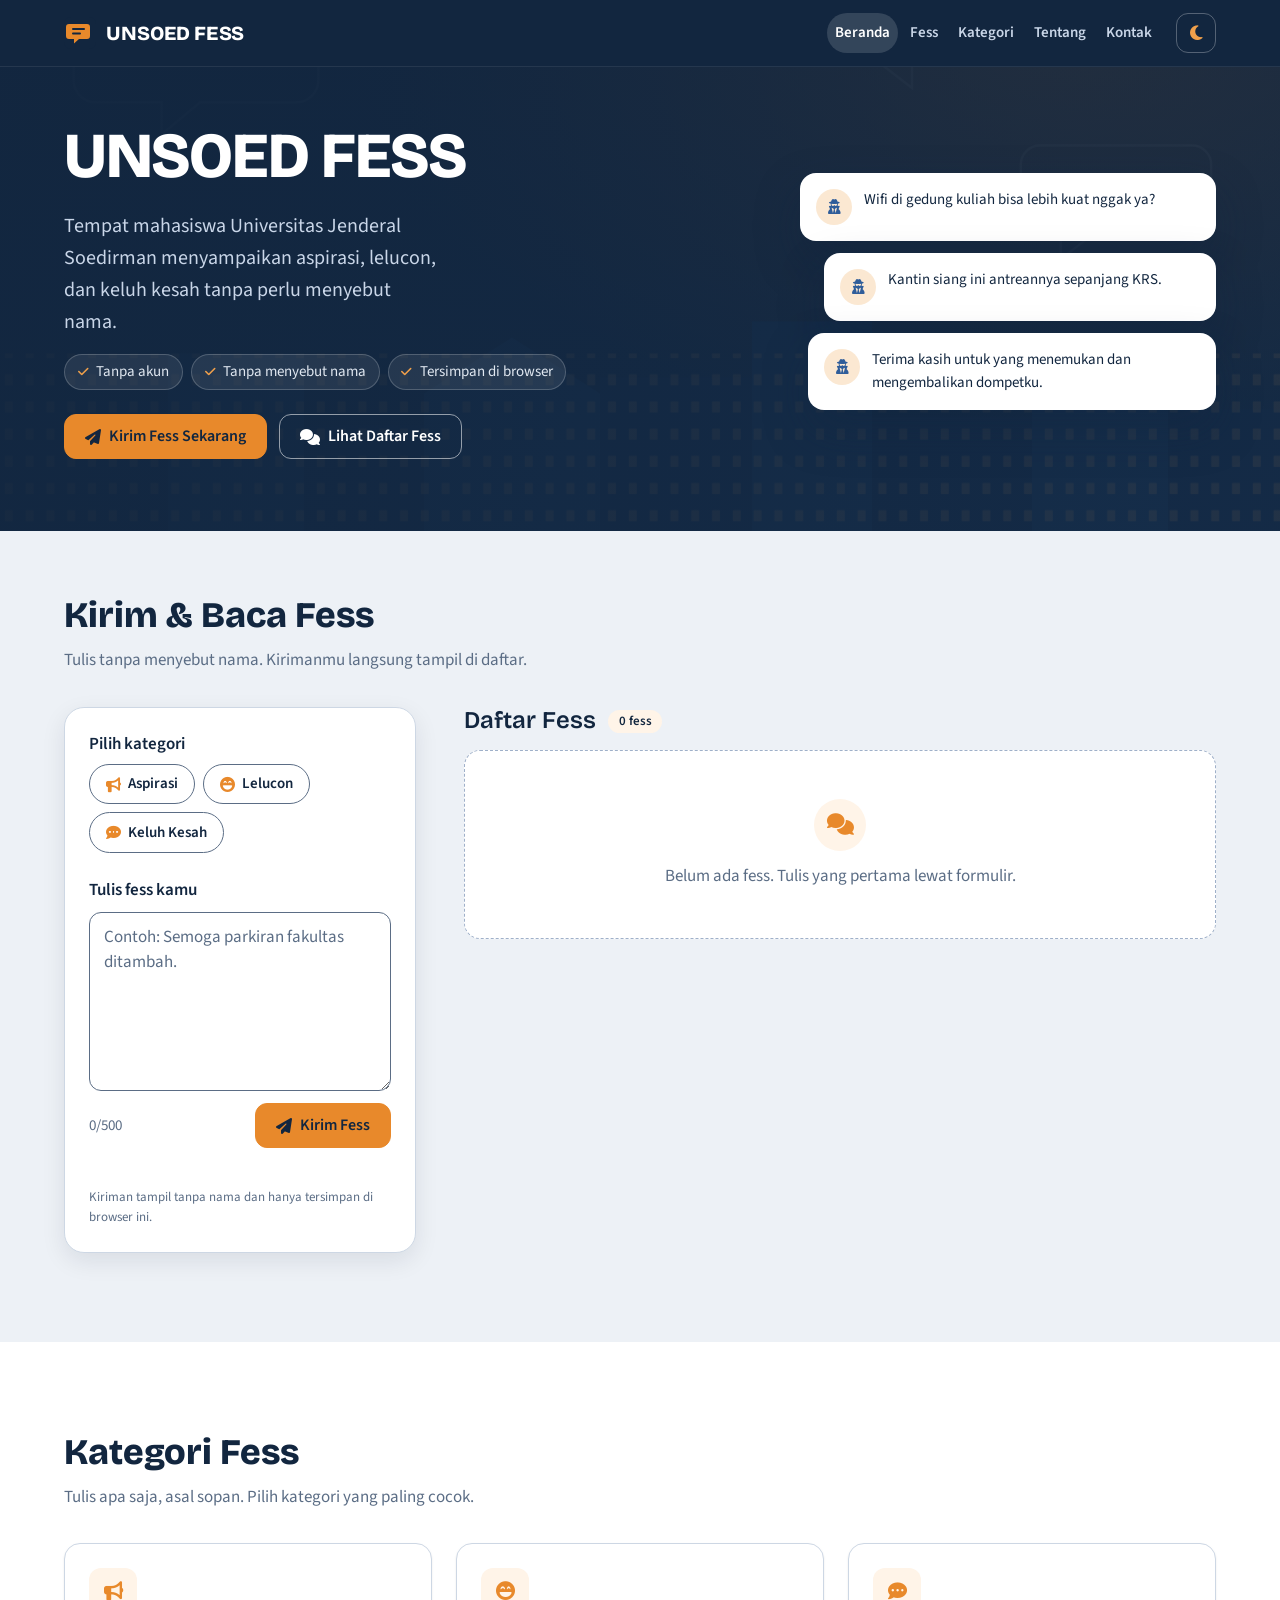
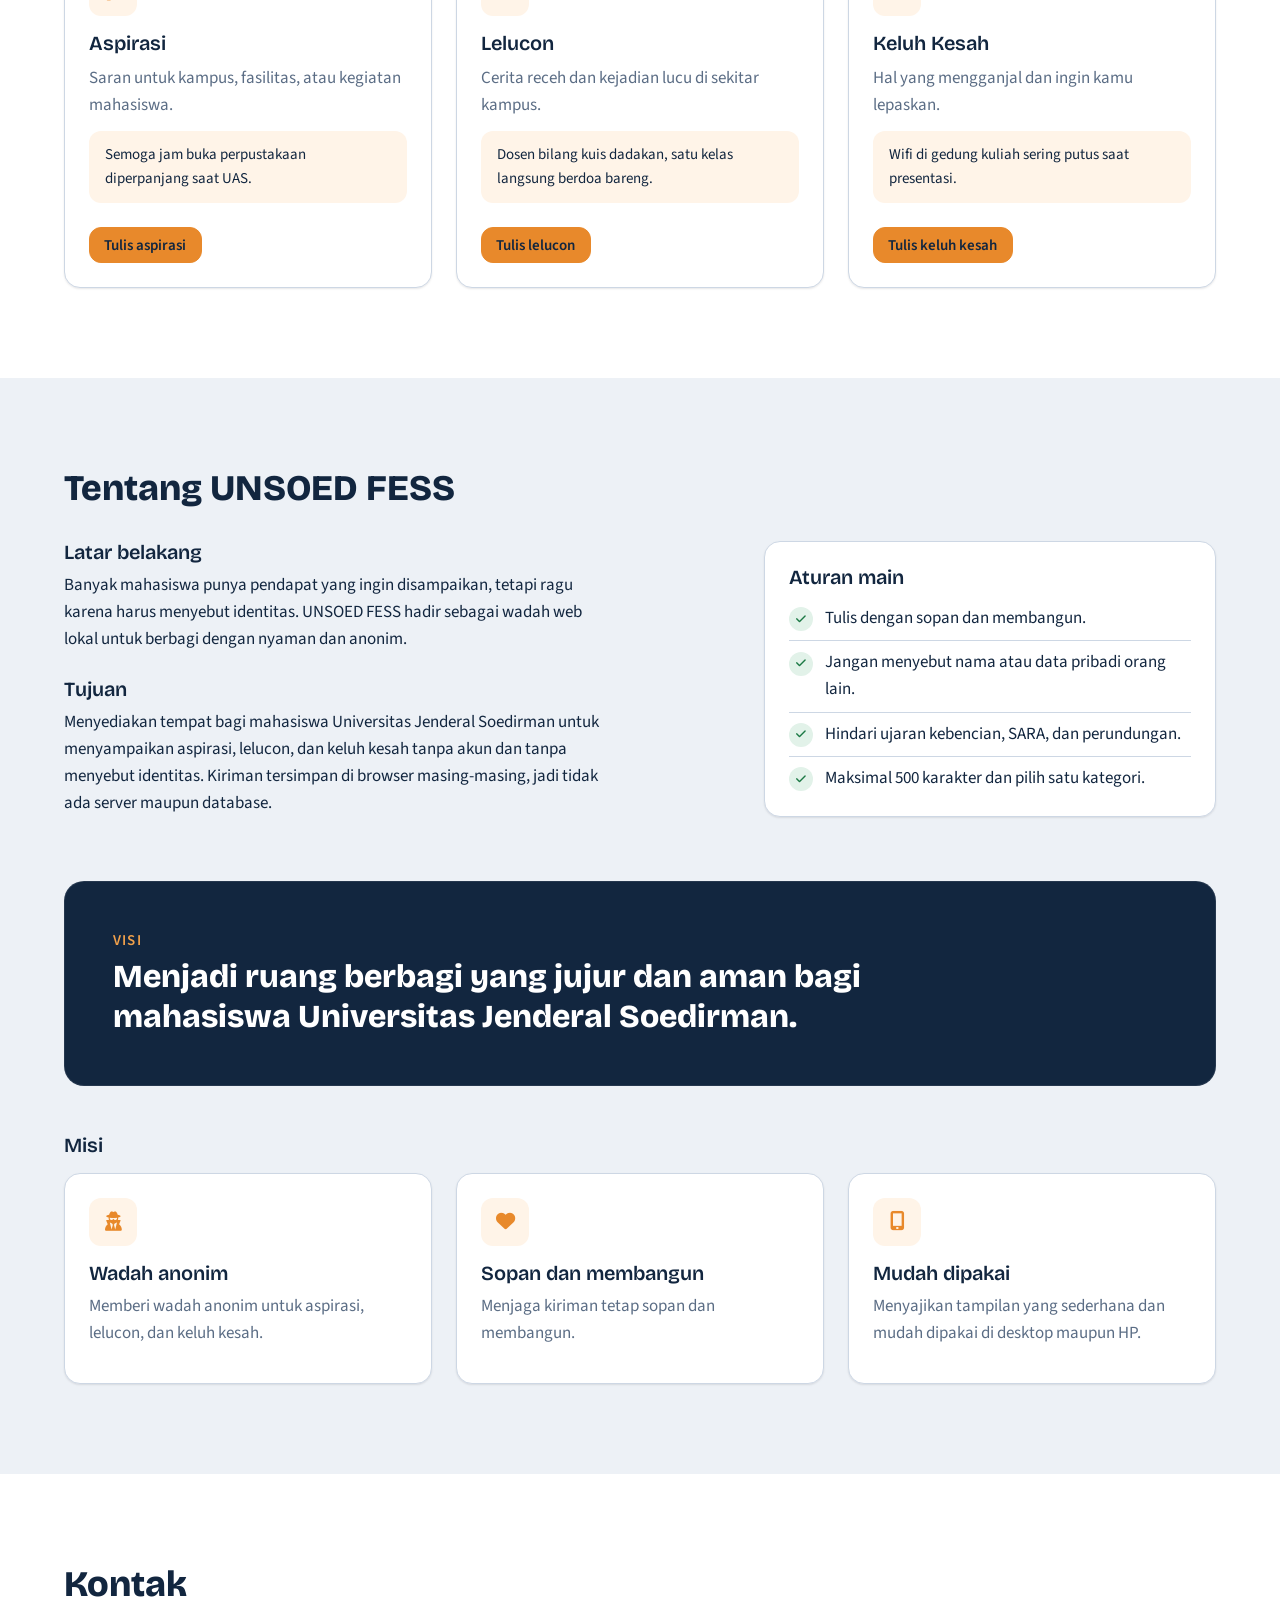
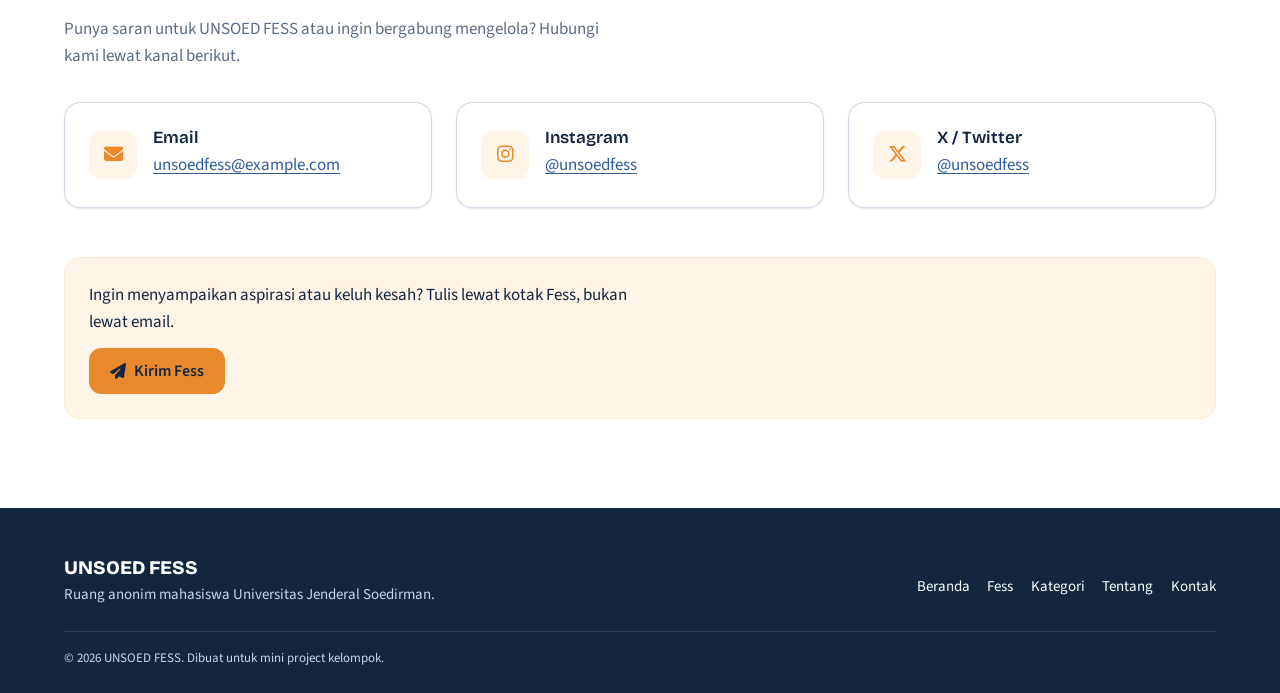
<file: index.html>
<!DOCTYPE html>
<html lang="id">
<head>
<meta charset="UTF-8">
<meta name="viewport" content="width=device-width, initial-scale=1">
<meta name="description" content="UNSOED FESS: tempat mahasiswa Universitas Jenderal Soedirman menyampaikan aspirasi, lelucon, dan keluh kesah secara anonim.">
<meta name="theme-color" content="#12263F">
<title>UNSOED FESS</title>
<link rel="icon" type="image/svg+xml" href="images/favicon.svg">
<!-- tema gelap/terang: dimuat di <head> agar tema tersimpan terpasang sebelum halaman digambar -->
<script src="js/theme.js"></script>
<link rel="preconnect" href="https://fonts.googleapis.com">
<link rel="preconnect" href="https://fonts.gstatic.com" crossorigin>
<link href="https://fonts.googleapis.com/css2?family=Bricolage+Grotesque:wght@600;800&family=Source+Sans+3:wght@400;600&display=swap" rel="stylesheet">
<link rel="stylesheet" href="css/bootstrap.min.css">
<link rel="stylesheet" href="css/font-awesome.min.css">
<link rel="stylesheet" href="css/aos.css">
<link rel="stylesheet" href="css/style.css">
</head>
<body>

<a class="skip-link" href="#main-content">Lewati ke konten utama</a>

<!-- ================= NAVBAR ================= -->
<header>
<nav class="navbar navbar-expand-md fixed-top site-nav" data-bs-theme="dark" aria-label="Navigasi utama">
  <div class="container">
    <a class="navbar-brand" href="#home"><img src="images/favicon.svg" alt="" width="30" height="30"><span>UNSOED FESS</span></a>
    <button class="theme-toggle order-md-last ms-auto ms-md-3 me-2 me-md-0" id="theme-toggle" type="button" aria-label="Beralih ke mode gelap" title="Beralih ke mode gelap"><i class="fa-solid fa-moon" aria-hidden="true"></i></button>
    <button class="navbar-toggler" type="button" data-bs-toggle="collapse" data-bs-target="#mainNav" aria-controls="mainNav" aria-expanded="false" aria-label="Buka menu navigasi">
      <span class="navbar-toggler-icon"></span>
    </button>
    <div class="collapse navbar-collapse justify-content-end" id="mainNav">
      <ul class="navbar-nav">
        <li class="nav-item"><a class="nav-link" href="#home">Beranda</a></li>
        <li class="nav-item"><a class="nav-link" href="#fess-form">Fess</a></li>
        <li class="nav-item"><a class="nav-link" href="#categories">Kategori</a></li>
        <li class="nav-item"><a class="nav-link" href="#about">Tentang</a></li>
        <li class="nav-item"><a class="nav-link" href="#contact">Kontak</a></li>
      </ul>
    </div>
  </div>
</nav>
</header>

<main id="main-content">

<!-- ================= #home : HERO ================= -->
<section class="hero on-dark" id="home">
  <div class="container">
    <div class="row align-items-center gy-4 gx-lg-5">
      <div class="col-lg-7" data-aos="fade-up">
        <h1>UNSOED FESS</h1>
        <p class="lead">Tempat mahasiswa Universitas Jenderal Soedirman menyampaikan aspirasi, lelucon, dan keluh kesah tanpa perlu menyebut nama.</p>
        <ul class="hero-points">
          <li><i class="fa-solid fa-check" aria-hidden="true"></i> Tanpa akun</li>
          <li><i class="fa-solid fa-check" aria-hidden="true"></i> Tanpa menyebut nama</li>
          <li><i class="fa-solid fa-check" aria-hidden="true"></i> Tersimpan di browser</li>
        </ul>
        <div class="hero-actions">
          <a class="btn-fess" href="#fess-form"><i class="fa-solid fa-paper-plane" aria-hidden="true"></i> Kirim Fess Sekarang</a>
          <a class="btn-fess-outline" href="#daftar-fess"><i class="fa-solid fa-comments" aria-hidden="true"></i> Lihat Daftar Fess</a>
        </div>
      </div>
      <div class="col-lg-5">
        <div class="pile" aria-hidden="true" data-aos="fade-left" data-aos-delay="200">
          <p class="note">Wifi di gedung kuliah bisa lebih kuat nggak ya?</p>
          <p class="note">Kantin siang ini antreannya sepanjang KRS.</p>
          <p class="note">Terima kasih untuk yang menemukan dan mengembalikan dompetku.</p>
        </div>
      </div>
    </div>
  </div>
</section>

<!-- ================= #fess-form : KIRIM & BACA FESS ================= -->
<section class="section" id="fess-form">
  <div class="container">
    <div class="section-head" data-aos="fade-up">
      <h2>Kirim &amp; Baca Fess</h2>
      <p>Tulis tanpa menyebut nama. Kirimanmu langsung tampil di daftar.</p>
    </div>

    <div class="row gy-5 gx-lg-5">
      <div class="col-lg-5 col-xl-4">
        <div class="fess-form-wrap">
          <!-- id form sengaja berbeda dari id section (#fess-form) agar tidak ada id ganda -->
          <form id="fess-post-form" class="fess-form" novalidate data-aos="fade-up">
            <fieldset class="cat-picker" id="cat-picker">
              <legend>Pilih kategori</legend>
              <div class="cat-options">
                <input class="cat-input" type="radio" name="category" id="cat-aspirasi" value="aspirasi" required>
                <label class="cat-chip" for="cat-aspirasi"><i class="fa-solid fa-bullhorn" aria-hidden="true"></i> Aspirasi</label>
                <input class="cat-input" type="radio" name="category" id="cat-lelucon" value="lelucon" required>
                <label class="cat-chip" for="cat-lelucon"><i class="fa-solid fa-face-laugh-beam" aria-hidden="true"></i> Lelucon</label>
                <input class="cat-input" type="radio" name="category" id="cat-keluh-kesah" value="keluh-kesah" required>
                <label class="cat-chip" for="cat-keluh-kesah"><i class="fa-solid fa-comment-dots" aria-hidden="true"></i> Keluh Kesah</label>
              </div>
            </fieldset>

            <label for="fess-text">Tulis fess kamu</label>
            <textarea id="fess-text" class="form-control" maxlength="500" rows="6" required placeholder="Contoh: Semoga parkiran fakultas ditambah." aria-describedby="counter msg"></textarea>
            <div class="form-row-foot">
              <span id="counter">0/500</span>
              <button class="btn-fess" type="submit"><i class="fa-solid fa-paper-plane" aria-hidden="true"></i> Kirim Fess</button>
            </div>
            <p id="msg" class="form-msg" role="alert"></p>
            <p class="form-hint">Kiriman tampil tanpa nama dan hanya tersimpan di browser ini.</p>
          </form>
          <p class="d-lg-none mt-3 mb-0"><a href="#daftar-fess">Lompat ke daftar fess</a></p>
        </div>
      </div>

      <div class="col-lg-7 col-xl-8">
        <div class="feed-toolbar">
        <div class="list-head">
          <h3 id="daftar-fess">Daftar Fess <span class="count" id="fess-count"></span></h3>
          <button id="reset-btn" class="btn-fess-outline btn-sm-fess btn-ghost-danger" type="button" hidden><i class="fa-solid fa-trash-can" aria-hidden="true"></i> Reset Semua Fess</button>
        </div>
        <!-- pencarian teks: sengaja di luar <form> agar tombol Enter tidak ikut mengirim fess; muncul hanya jika sudah ada fess -->
        <div class="fess-search" id="fess-search" hidden>
          <label class="visually-hidden" for="fess-search-input">Cari isi fess</label>
          <div class="search-field">
            <i class="fa-solid fa-magnifying-glass" aria-hidden="true"></i>
            <input id="fess-search-input" class="search-input" type="search" placeholder="Cari isi fess..." maxlength="100" autocomplete="off">
          </div>
          <p id="search-status" class="visually-hidden" role="status"></p>
        </div>
        </div>
        <div id="fess-container"></div>
        <p id="search-empty" class="empty-state" role="status" hidden></p>
        <noscript><p class="empty-state">Aktifkan JavaScript di browser untuk menulis dan melihat fess.</p></noscript>
      </div>
    </div>
  </div>
</section>

<!-- ================= #categories : KATEGORI ================= -->
<section class="section section-deep" id="categories">
  <div class="container">
    <div class="section-head" data-aos="fade-up">
      <h2>Kategori Fess</h2>
      <p>Tulis apa saja, asal sopan. Pilih kategori yang paling cocok.</p>
    </div>
    <div class="row g-4">
      <div class="col-md-4" data-aos="fade-up">
        <article class="kind-card">
          <span class="icon-badge"><i class="fa-solid fa-bullhorn" aria-hidden="true"></i></span>
          <h3>Aspirasi</h3>
          <p>Saran untuk kampus, fasilitas, atau kegiatan mahasiswa.</p>
          <p class="kind-example">Semoga jam buka perpustakaan diperpanjang saat UAS.</p>
          <a class="btn-fess-outline btn-sm-fess" href="#fess-form" data-pick-category="aspirasi">Tulis aspirasi</a>
        </article>
      </div>
      <div class="col-md-4" data-aos="fade-up" data-aos-delay="100">
        <article class="kind-card">
          <span class="icon-badge"><i class="fa-solid fa-face-laugh-beam" aria-hidden="true"></i></span>
          <h3>Lelucon</h3>
          <p>Cerita receh dan kejadian lucu di sekitar kampus.</p>
          <p class="kind-example">Dosen bilang kuis dadakan, satu kelas langsung berdoa bareng.</p>
          <a class="btn-fess-outline btn-sm-fess" href="#fess-form" data-pick-category="lelucon">Tulis lelucon</a>
        </article>
      </div>
      <div class="col-md-4" data-aos="fade-up" data-aos-delay="200">
        <article class="kind-card">
          <span class="icon-badge"><i class="fa-solid fa-comment-dots" aria-hidden="true"></i></span>
          <h3>Keluh Kesah</h3>
          <p>Hal yang mengganjal dan ingin kamu lepaskan.</p>
          <p class="kind-example">Wifi di gedung kuliah sering putus saat presentasi.</p>
          <a class="btn-fess-outline btn-sm-fess" href="#fess-form" data-pick-category="keluh-kesah">Tulis keluh kesah</a>
        </article>
      </div>
    </div>
  </div>
</section>

<!-- ================= #about : TENTANG ================= -->
<section class="section" id="about">
  <div class="container">
    <div class="section-head" data-aos="fade-up">
      <h2>Tentang UNSOED FESS</h2>
    </div>
    <div class="row gy-4 gx-lg-5">
      <div class="col-lg-7" data-aos="fade-up">
        <h3>Latar belakang</h3>
        <p>Banyak mahasiswa punya pendapat yang ingin disampaikan, tetapi ragu karena harus menyebut identitas. UNSOED FESS hadir sebagai wadah web lokal untuk berbagi dengan nyaman dan anonim.</p>
        <h3 class="mt-4">Tujuan</h3>
        <p>Menyediakan tempat bagi mahasiswa Universitas Jenderal Soedirman untuk menyampaikan aspirasi, lelucon, dan keluh kesah tanpa akun dan tanpa menyebut identitas. Kiriman tersimpan di browser masing-masing, jadi tidak ada server maupun database.</p>
      </div>
      <div class="col-lg-5" data-aos="fade-up" data-aos-delay="100">
        <div class="rules-card">
          <h3>Aturan main</h3>
          <ul class="rules">
            <li><i class="fa-solid fa-check" aria-hidden="true"></i> Tulis dengan sopan dan membangun.</li>
            <li><i class="fa-solid fa-check" aria-hidden="true"></i> Jangan menyebut nama atau data pribadi orang lain.</li>
            <li><i class="fa-solid fa-check" aria-hidden="true"></i> Hindari ujaran kebencian, SARA, dan perundungan.</li>
            <li><i class="fa-solid fa-check" aria-hidden="true"></i> Maksimal 500 karakter dan pilih satu kategori.</li>
          </ul>
        </div>
      </div>
    </div>

    <div class="vision mt-5" data-aos="fade-up">
      <h3>Visi</h3>
      <p>Menjadi ruang berbagi yang jujur dan aman bagi mahasiswa Universitas Jenderal Soedirman.</p>
    </div>

    <h3 class="mt-5 mb-3" data-aos="fade-up">Misi</h3>
    <div class="row g-4">
      <div class="col-md-4" data-aos="fade-up">
        <article class="kind-card">
          <span class="icon-badge"><i class="fa-solid fa-user-secret" aria-hidden="true"></i></span>
          <h4>Wadah anonim</h4>
          <p>Memberi wadah anonim untuk aspirasi, lelucon, dan keluh kesah.</p>
        </article>
      </div>
      <div class="col-md-4" data-aos="fade-up" data-aos-delay="100">
        <article class="kind-card">
          <span class="icon-badge"><i class="fa-solid fa-heart" aria-hidden="true"></i></span>
          <h4>Sopan dan membangun</h4>
          <p>Menjaga kiriman tetap sopan dan membangun.</p>
        </article>
      </div>
      <div class="col-md-4" data-aos="fade-up" data-aos-delay="200">
        <article class="kind-card">
          <span class="icon-badge"><i class="fa-solid fa-mobile-screen-button" aria-hidden="true"></i></span>
          <h4>Mudah dipakai</h4>
          <p>Menyajikan tampilan yang sederhana dan mudah dipakai di desktop maupun HP.</p>
        </article>
      </div>
    </div>
  </div>
</section>

<!-- ================= #contact : KONTAK ================= -->
<section class="section section-deep" id="contact">
  <div class="container">
    <div class="section-head" data-aos="fade-up">
      <h2>Kontak</h2>
      <p>Punya saran untuk UNSOED FESS atau ingin bergabung mengelola? Hubungi kami lewat kanal berikut.</p>
    </div>
    <!-- GANTI alamat email dan tautan Instagram / X di bawah dengan kontak kelompok yang sebenarnya. -->
    <div class="row g-4">
      <div class="col-md-4" data-aos="fade-up">
        <div class="contact-card">
          <span class="icon-badge"><i class="fa-solid fa-envelope" aria-hidden="true"></i></span>
          <div>
            <strong>Email</strong>
            <a href="mailto:unsoedfess@example.com">unsoedfess@<wbr>example.com</a>
          </div>
        </div>
      </div>
      <div class="col-md-4" data-aos="fade-up" data-aos-delay="100">
        <div class="contact-card">
          <span class="icon-badge"><i class="fa-brands fa-instagram" aria-hidden="true"></i></span>
          <div>
            <strong>Instagram</strong>
            <a href="https://instagram.com/" target="_blank" rel="noopener">@unsoedfess<span class="visually-hidden"> (buka di tab baru)</span></a>
          </div>
        </div>
      </div>
      <div class="col-md-4" data-aos="fade-up" data-aos-delay="200">
        <div class="contact-card">
          <span class="icon-badge"><i class="fa-brands fa-x-twitter" aria-hidden="true"></i></span>
          <div>
            <strong>X / Twitter</strong>
            <a href="https://x.com/" target="_blank" rel="noopener">@unsoedfess<span class="visually-hidden"> (buka di tab baru)</span></a>
          </div>
        </div>
      </div>
    </div>

    <div class="contact-note mt-5" data-aos="fade-up">
      <p>Ingin menyampaikan aspirasi atau keluh kesah? Tulis lewat kotak Fess, bukan lewat email.</p>
      <a class="btn-fess" href="#fess-form"><i class="fa-solid fa-paper-plane" aria-hidden="true"></i> Kirim Fess</a>
    </div>
  </div>
</section>

</main>

<!-- ================= FOOTER ================= -->
<footer class="site-footer">
  <div class="container">
    <div class="row g-3 align-items-end">
      <div class="col-md-6">
        <p class="brand">UNSOED FESS</p>
        <p>Ruang anonim mahasiswa Universitas Jenderal Soedirman.</p>
      </div>
      <div class="col-md-6 text-md-end">
        <nav class="foot-links" aria-label="Navigasi footer">
          <a href="#home">Beranda</a><a href="#fess-form">Fess</a><a href="#categories">Kategori</a><a href="#about">Tentang</a><a href="#contact">Kontak</a>
        </nav>
      </div>
    </div>
    <p class="copy">&copy; 2026 UNSOED FESS. Dibuat untuk mini project kelompok.</p>
  </div>
</footer>

<script src="js/jquery.min.js"></script>
<script src="js/bootstrap.min.js"></script>
<script src="js/aos.js"></script>
<script src="js/smoothscroll.js"></script>
<script src="js/custom.js"></script>
<script src="js/app.js"></script>
</body>
</html>
</file>
<file: css/style.css>
/* =========================================================
   UNSOED FESS - style.css (single page)
   Redesain "Premium Modern Social Feed" - palet Modern Blue (biru + navy + putih/abu netral).
   Dimuat SETELAH bootstrap, font-awesome, dan aos agar menimpa gayanya.
   Semua nilai desain ada di token (bagian 1); komponen hanya memakai token.
   Urutan: 1 token | 2 dasar | 3 tombol | 4 navbar | 5 hero | 6 section | 7 form kirim fess
           8 feed + pencarian | 9 kategori & tentang | 10 kontak | 11 footer | 12 gerak
   ========================================================= */

/* ---------- 1. TOKEN ---------- */
:root {
  /* warna identitas dari PROJECT-UNSOED-FESS-WEB-main */
  --brand-ink: #12263F;
  --brand-orange: #E8892B;
  --brand-orange-hover: #F29B42;
  --brand-orange-dark: #C96F14;
  --brand-blue: #2F5D9A;

  /* palet mentah */
  --navy-950: #12263F;
  --navy-900: #12263F;
  --blue-700: #2F5D9A;
  --blue-600: #E8892B;
  --blue-500: #E8892B;
  --blue-400: #F0A04B;
  --blue-300: #F0A04B;
  --blue-100: #FBE8D2;
  --blue-50: #FFF4E8;

  /* permukaan, teks, garis (tema terang) */
  --bg: #EDF1F6;
  --band: #FFFFFF;            /* section selang-seling */
  --surface: #FFFFFF;         /* kartu dan form */
  --surface-2: #E1E8F1;
  --text: #12263F;
  --text-muted: #5B6D85;
  --border: #CDD7E4;
  --border-strong: #9FB0C9;
  --control-line: #5B6D85;    /* garis tepi kolom isian & chip: >= 3:1 terhadap latar (WCAG 1.4.11) */

  /* aksi */
  --primary: var(--blue-600);
  --primary-hover: var(--blue-700);
  --on-primary: #12263F;
  --primary-soft: var(--blue-50);
  --primary-soft-2: var(--blue-100);
  --on-primary-soft: #12263F;
  --link: var(--blue-700);
  --link-hover: #12263F;
  --focus: var(--brand-orange);   /* cincin fokus, >= 3:1 di semua latar terang */

  /* semantik: berhasil, peringatan, kesalahan */
  --success: #1D7A46;  --success-bg: #E2F2E9;
  --warning: #C96F14;  --warning-bg: #FEF0DD;
  --danger: #B3261E;   --danger-bg: #FCE8E6;

  /* avatar anonim pada kartu fess */
  --avatar-bg: #E1E8F1;
  --avatar-fg: var(--brand-blue);

  /* catatan contoh di hero: selalu terang agar terbaca di atas navy */
  --note-bg: #FFFFFF;
  --note-text: #12263F;

  /* bentuk dan bayangan */
  --radius-sm: 8px;
  --radius: 12px;
  --radius-lg: 16px;
  --radius-xl: 20px;
  --radius-pill: 999px;
  --shadow-sm: 0 1px 2px rgba(15, 23, 42, .06), 0 1px 3px rgba(15, 23, 42, .05);
  --shadow-md: 0 8px 24px rgba(15, 23, 42, .09);
  --shadow-lg: 0 20px 44px rgba(18, 38, 63, .35);

  /* jarak */
  --space-1: .25rem;
  --space-2: .5rem;
  --space-3: .75rem;
  --space-4: 1rem;
  --space-5: 1.5rem;
  --space-6: 2rem;
  --space-7: 3rem;
  --space-8: 4rem;

  /* tipografi (dua font Google yang sudah dipakai proyek) */
  --font-display: "Bricolage Grotesque", "Trebuchet MS", system-ui, sans-serif;
  --font-body: "Source Sans 3", "Segoe UI", system-ui, -apple-system, sans-serif;
  --text-xs: .8125rem;
  --text-sm: .9375rem;
  --text-md: 1.0625rem;
  --text-lg: 1.25rem;
  --text-xl: 1.5rem;
  --text-2xl: clamp(1.75rem, 3.4vw, 2.25rem);
  --text-hero: clamp(2.5rem, 6vw, 4rem);

  /* gerak */
  --dur-1: 120ms;
  --dur-2: 200ms;
  --dur-3: 320ms;
  --ease: cubic-bezier(.22, .8, .3, 1);

  /* tata letak */
  --container: 1200px;
  --nav-offset: 4.25rem; /* tinggi navbar fixed (68px pada ukuran teks standar, ikut membesar bila teks diperbesar); dipakai hero, scroll-padding, dan form sticky */

  /* menetralkan skin bawaan bootstrap.min.css (tema Cerulean) */
  --bs-body-font-family: var(--font-body);
  --bs-body-color: var(--text);
  --bs-body-bg: var(--bg);
  --bs-heading-color: var(--text);
  --bs-link-color: var(--link);
  --bs-link-color-rgb: 47, 93, 154;
  --bs-link-hover-color: var(--link-hover);
  --bs-link-hover-color-rgb: 18, 38, 63;
}

/* ---------- mode gelap: aktif lewat <html data-bs-theme="dark"> (diatur js/theme.js) ---------- */
:root[data-bs-theme="dark"] {
  --bg: #0D1726;
  --band: #09111E;
  --surface: #16233A;
  --surface-2: #22375A;
  --text: #E6EDF7;
  --text-muted: #9FB0C9;
  --border: #2B3C58;
  --border-strong: #425773;
  --control-line: #7186A3;

  --primary: var(--brand-orange);
  --primary-hover: #F0A04B;
  --on-primary: #12263F;
  --primary-soft: #3A2A0B;
  --primary-soft-2: #4A351D;
  --on-primary-soft: #F0A04B;
  --avatar-bg: #22375A;
  --avatar-fg: #F0A04B;
  --link: #8DB4EA;
  --link-hover: #E6EDF7;
  --focus: #F0A04B;

  --success: #5FD08A;  --success-bg: #11301E;
  --warning: #F0A04B;  --warning-bg: #3A2A0B;
  --danger: #FF8F87;   --danger-bg: #3B1518;

  --shadow-sm: 0 1px 2px rgba(0, 0, 0, .45);
  --shadow-md: 0 10px 28px rgba(0, 0, 0, .45);

  --bs-link-color-rgb: 141, 180, 234;
  --bs-link-hover-color-rgb: 230, 237, 247;
}

/* permukaan navy (navbar, hero, visi, footer, tautan lompat): cincin fokus tetap biru terang (>= 9:1 di atas navy) */
.site-nav, .hero, .vision, .site-footer, .skip-link { --focus: var(--blue-300); }

/* ---------- 2. DASAR ---------- */
body {
  font-family: var(--font-body);
  font-size: var(--text-md);
  line-height: 1.6;
  color: var(--text);
  background: var(--bg);
}
h1, h2, h3, h4 {
  font-family: var(--font-display);
  color: inherit;
  line-height: 1.15;
  margin: 0 0 .5em;
  font-weight: 800;
}
h3, h4 { font-weight: 600; }
h2 { font-size: var(--text-2xl); }
h3, .kind-card h4 { font-size: var(--text-lg); }
p { max-width: 68ch; }
a { color: var(--link); text-underline-offset: .18em; }
a:hover { color: var(--link-hover); }
::selection { background: var(--primary-soft-2); color: var(--text); }
.container { max-width: var(--container); }
/* gutter row .gx-lg-5 (3rem) harus sama dengan padding container, bila tidak halaman melebar 12px di 992-1063px */
@media (min-width: 992px) { .container { --bs-gutter-x: 3rem; } }

/* area yang tertutup navbar fixed. Dipakai browser untuk lompatan anchor DAN saat menggulir elemen yang menerima fokus
   keyboard (mis. Shift+Tab ke atas), jadi fokus tidak tersembunyi di balik navbar (WCAG 2.4.11); smoothscroll.js ikut membacanya */
html { scroll-padding-top: calc(var(--nav-offset) + 12px); }
#daftar-fess { scroll-margin-top: 16px; }
[tabindex="-1"]:focus { outline: 0; }
:focus-visible { outline: 3px solid var(--focus); outline-offset: 2px; }

/* tautan lompat ke konten: di luar layar, muncul saat mendapat fokus keyboard */
.skip-link {
  position: fixed;
  top: 8px;
  left: 8px;
  z-index: 2000;
  padding: .6rem 1rem;
  border-radius: var(--radius-sm);
  background: var(--surface);
  color: var(--text);
  font-weight: 600;
  text-decoration: none;
  transform: translateY(-200%);
}
.skip-link:focus { transform: none; }

/* ---------- 3. TOMBOL ---------- */
.btn-fess, .btn-fess-outline {
  display: inline-flex;
  align-items: center;
  justify-content: center;
  gap: .5rem;
  font: 600 1rem/1.4 var(--font-body);
  padding: .65rem 1.25rem;
  border: 1.5px solid transparent;
  border-radius: var(--radius);
  text-decoration: none;
  cursor: pointer;
}
.btn-fess { background: var(--primary); border-color: var(--primary); color: var(--on-primary); }
.btn-fess:hover { background: var(--primary-hover); border-color: var(--primary-hover); color: var(--on-primary); }
.btn-fess-outline { background: transparent; border-color: var(--primary); color: var(--link); }
.btn-fess-outline:hover { background: var(--primary-soft); color: var(--link-hover); }
.btn-sm-fess { font-size: var(--text-sm); padding: .4rem .9rem; }
/* tombol destruktif dibuat tenang sampai disorot (tetap lewat konfirmasi di app.js) */
.btn-ghost-danger { border-color: transparent; color: var(--text-muted); }
.btn-ghost-danger:hover { background: var(--danger-bg); color: var(--danger); }

/* ---------- 4. NAVBAR (fixed) ---------- */
.site-nav {
  background: var(--navy-900);
  padding-top: .75rem;
  padding-bottom: .75rem;
  border-bottom: 1px solid rgba(255, 255, 255, .08);
}
.site-nav.is-scrolled { box-shadow: 0 8px 24px rgba(18, 38, 63, .35); }
.site-nav .navbar-brand {
  display: inline-flex;
  align-items: center;
  gap: .65rem;
  font: 800 1.25rem var(--font-display);
  letter-spacing: -.01em;
  color: #fff;
}
.site-nav .navbar-brand img { width: 32px; height: 32px; }
.site-nav .nav-link {
  margin-left: .25rem;
  padding: .5rem .9rem;
  border-radius: var(--radius-pill);
  color: #C9D6E8;
  font-size: var(--text-sm);
  font-weight: 600;
}
.site-nav .nav-link:hover { color: #fff; background: rgba(255, 255, 255, .08); }
.site-nav .nav-link.active { color: #fff; background: rgba(255, 255, 255, .14); }
.site-nav .navbar-toggler { border-color: rgba(255, 255, 255, .28); border-radius: var(--radius); }
.site-nav .navbar-toggler:focus { box-shadow: none; }
.site-nav .navbar-toggler:focus-visible,
.site-nav .nav-link:focus-visible { outline: 3px solid var(--focus); outline-offset: 2px; box-shadow: none; }
.theme-toggle {
  display: inline-flex;
  align-items: center;
  justify-content: center;
  width: 40px;
  height: 40px;
  padding: 0;
  border: 1px solid rgba(255, 255, 255, .28);
  border-radius: var(--radius);
  background: transparent;
  color: var(--blue-300);
  font-size: 1.05rem;
  cursor: pointer;
}
.theme-toggle:hover { background: rgba(255, 255, 255, .1); border-color: rgba(255, 255, 255, .6); color: #fff; }
@media (max-width: 767.98px) {
  /* bila teks diperbesar, merek membungkus baris (menyisakan ruang untuk tombol tema + hamburger) alih-alih mendorong
     tombol ke baris kedua yang membuat navbar membengkak dan menutupi judul hero; ukuran teks standar tidak berubah */
  .site-nav .navbar-brand { min-width: 0; max-width: calc(100% - 7.5rem); white-space: normal; }
  .site-nav .navbar-nav { padding: .75rem 0 .35rem; gap: .25rem; }
  .site-nav .nav-link { display: block; margin-left: 0; padding: .7rem .9rem; }
}
/* layar sangat sempit (<= 359px): merek dipadatkan agar logo, tombol tema, dan hamburger tetap satu baris */
@media (max-width: 359.98px) {
  .site-nav .navbar-brand { gap: .45rem; margin-right: .25rem; font-size: 1.1rem; max-width: calc(100% - 6.25rem); }
  .site-nav .navbar-brand img { width: 26px; height: 26px; }
  .site-nav .navbar-toggler { padding-left: .5rem; padding-right: .5rem; }
}

/* ---------- 5. HERO ---------- */
.hero {
  position: relative;
  padding: calc(var(--nav-offset) + clamp(2rem, 5vw, 3.5rem)) 0 clamp(3rem, 6vw, 4.5rem);
  color: #fff;
  background: var(--navy-900) url("../images/hero-bg.svg") center / cover no-repeat;
  overflow: hidden;
}
.hero::before {
  content: "";
  position: absolute;
  inset: 0;
  background: linear-gradient(105deg, rgba(18, 38, 63, .94) 0%, rgba(18, 38, 63, .82) 55%, rgba(18, 38, 63, .7) 100%);
}
/* Mode gelap: hero dibuat lebih pekat ketika pengguna mengaktifkan tema gelap. */
:root[data-bs-theme="dark"] .hero {
  background-color: #09111E;
}
:root[data-bs-theme="dark"] .hero::before {
  background: linear-gradient(105deg, rgba(9, 17, 30, .98) 0%, rgba(9, 17, 30, .95) 55%, rgba(9, 17, 30, .91) 100%);
}
.hero > .container { position: relative; z-index: 1; }
.hero h1 {
  font-size: var(--text-hero);
  line-height: 1;
  letter-spacing: -.02em;
  margin-bottom: .35em;
}
.hero .lead {
  max-width: 38ch;
  margin-bottom: var(--space-4);
  color: #C9D6E8;
  font-size: var(--text-lg);
  font-weight: 400;
}
.hero-points { display: flex; flex-wrap: wrap; gap: var(--space-2); margin: 0 0 var(--space-5); padding: 0; list-style: none; }
.hero-points li {
  display: inline-flex;
  align-items: center;
  gap: .45rem;
  padding: .3rem .8rem;
  border: 1px solid rgba(255, 255, 255, .2);
  border-radius: var(--radius-pill);
  background: rgba(255, 255, 255, .08);
  color: #E1E8F1;
  font-size: var(--text-sm);
}
.hero-points i { color: var(--blue-300); font-size: .8em; }
.hero-actions { display: flex; flex-wrap: wrap; gap: var(--space-3); }
.hero .btn-fess { background: var(--brand-orange); border-color: var(--brand-orange); color: var(--brand-ink); }
.hero .btn-fess:hover { background: var(--blue-100); border-color: var(--blue-100); color: var(--navy-900); }
.hero .btn-fess-outline { border-color: rgba(255, 255, 255, .55); color: #fff; }
.hero .btn-fess-outline:hover { background: rgba(255, 255, 255, .12); border-color: #fff; color: #fff; }

/* contoh kartu di hero (dekoratif, aria-hidden) */
.pile { display: grid; gap: var(--space-3); max-width: 26rem; margin-left: auto; }
.note {
  display: grid;
  grid-template-columns: 2.25rem minmax(0, 1fr);
  column-gap: var(--space-3);
  align-items: start;
  margin: 0;
  max-width: none;
  padding: var(--space-4);
  border-radius: var(--radius-lg);
  background: var(--note-bg);
  color: var(--note-text);
  --avatar-bg: var(--blue-100);
  --avatar-fg: var(--blue-700);
  box-shadow: var(--shadow-lg);
  font-size: var(--text-sm);
  line-height: 1.5;
}
.note::before, .fess-card::before {
  content: "\f21b";
  display: grid;
  place-items: center;
  width: 2.25rem;
  height: 2.25rem;
  border-radius: 50%;
  background: var(--avatar-bg);
  color: var(--avatar-fg);
  font: 900 .9rem/1 "Font Awesome 6 Free";
}
.note:nth-child(2) { margin-left: var(--space-5); }
.note:nth-child(3) { margin-left: var(--space-2); }
/* saat hero menumpuk (< 992px), contoh kartu (dekoratif) disembunyikan agar form dan feed lebih cepat terjangkau */
@media (max-width: 991.98px) { .pile { display: none; } }

/* ---------- 6. SECTION UMUM ---------- */
.section { padding: clamp(3.5rem, 7vw, 6rem) 0; background: var(--bg); }
.section-deep { background: var(--band); }
#fess-form { padding-top: clamp(2.5rem, 5vw, 4rem); }
.section-head { margin-bottom: var(--space-6); }
.section-head h2 { margin-bottom: .3em; }
.section-head p { margin: 0; color: var(--text-muted); }

/* ---------- 7. KOTAK KIRIM FESS ---------- */
.fess-form {
  padding: var(--space-5);
  border: 1px solid var(--border);
  border-radius: var(--radius-xl);
  background: var(--surface);
  box-shadow: var(--shadow-md);
}
/* sticky hanya bila layar cukup tinggi; di layar pendek (HP landscape, zoom) bagian bawah form bisa tak terjangkau */
@media (min-width: 992px) and (min-height: 720px) { .fess-form-wrap { position: sticky; top: calc(var(--nav-offset) + 1.5rem); } }
.fess-form label { display: block; margin-bottom: var(--space-2); font-weight: 600; }
.fess-form .form-control {
  display: block;
  width: 100%;
  min-height: 9rem;
  padding: .75rem .9rem;
  border: 1.5px solid var(--control-line);
  border-radius: var(--radius);
  background: var(--surface);
  color: var(--text);
  font: 400 var(--text-md)/1.5 var(--font-body);
  box-shadow: none;
  resize: vertical;
}
.fess-form .form-control::placeholder { color: var(--text-muted); opacity: 1; }
.fess-form .form-control:focus {
  border-color: var(--focus);
  background: var(--surface);
  color: var(--text);
  box-shadow: none;
  outline: 3px solid var(--focus);
  outline-offset: 2px;
}
.fess-form .form-control.has-error { border-color: var(--danger); }

/* pilihan kategori (radio berbentuk chip) */
.cat-picker { min-width: 0; margin: 0 0 var(--space-5); padding: 0; border: 0; }
.cat-picker legend { float: none; width: auto; margin: 0 0 var(--space-2); padding: 0; font: 600 var(--text-md) var(--font-body); }
.cat-options { position: relative; display: flex; flex-wrap: wrap; gap: var(--space-2); }
.cat-input { position: absolute; opacity: 0; width: 1px; height: 1px; pointer-events: none; }
.fess-form .cat-chip {
  display: inline-flex;
  align-items: center;
  gap: .45rem;
  min-height: 2.5rem;
  margin: 0;
  padding: .45rem 1rem;
  border: 1.5px solid var(--control-line);
  border-radius: var(--radius-pill);
  background: var(--surface);
  color: var(--text);
  font-size: var(--text-sm);
  font-weight: 600;
  cursor: pointer;
}
.cat-chip i { color: var(--primary); }
.cat-chip:hover { border-color: var(--primary); background: var(--primary-soft); }
.cat-input:checked + .cat-chip { background: var(--primary); border-color: var(--primary); color: var(--on-primary); }
.cat-input:checked + .cat-chip i { color: var(--on-primary); }
/* chip terpilih: ikon berganti tanda centang, jadi pilihan tidak hanya dibedakan lewat warna */
.cat-input:checked + .cat-chip i::before { content: "\f00c"; }
.cat-input:focus-visible + .cat-chip { outline: 3px solid var(--focus); outline-offset: 2px; }
.cat-picker.has-error .cat-chip { border-color: var(--danger); }

.form-row-foot { display: flex; justify-content: space-between; align-items: center; gap: var(--space-3); margin-top: var(--space-3); }
#counter { color: var(--text-muted); font-size: var(--text-sm); font-variant-numeric: tabular-nums; }
#counter.is-near { color: var(--warning); font-weight: 600; }
.form-msg { min-height: 1.5em; margin: var(--space-3) 0 0; font-size: var(--text-sm); font-weight: 600; }
.form-msg.is-error { color: var(--danger); }
.form-msg.is-ok { color: var(--success); }
.form-msg.is-error::before, .form-msg.is-ok::before { margin-right: .5em; font-family: "Font Awesome 6 Free"; font-weight: 900; }
.form-msg.is-error::before { content: "\f06a"; content: "\f06a" / ""; }
.form-msg.is-ok::before { content: "\f058"; content: "\f058" / ""; }
.form-hint { margin: var(--space-1) 0 0; color: var(--text-muted); font-size: var(--text-xs); }

/* ---------- 8. FEED + PENCARIAN ---------- */
.feed-toolbar { margin-bottom: var(--space-4); }
.list-head { display: flex; flex-wrap: wrap; justify-content: space-between; align-items: center; gap: var(--space-2) var(--space-4); margin-bottom: var(--space-3); }
.list-head h3 { margin: 0; font-size: var(--text-xl); }
.list-head .count {
  margin-left: .4rem;
  padding: .15rem .65rem;
  border-radius: var(--radius-pill);
  background: var(--primary-soft);
  color: var(--on-primary-soft);
  font: 600 var(--text-xs) var(--font-body);
  vertical-align: middle;
}
.search-field { position: relative; }
.search-field > i {
  position: absolute;
  left: 1rem;
  top: 50%;
  transform: translateY(-50%);
  color: var(--text-muted);
  pointer-events: none;
}
.search-input {
  width: 100%;
  padding: .7rem 1rem .7rem 2.75rem;
  border: 1.5px solid var(--control-line);
  border-radius: var(--radius);
  background: var(--surface);
  color: var(--text);
  font: 400 1rem var(--font-body);
  -webkit-appearance: none;
  appearance: none;
}
.search-input::placeholder { color: var(--text-muted); opacity: 1; }
.search-input:focus { border-color: var(--focus); outline: 3px solid var(--focus); outline-offset: 2px; }

#fess-container { display: grid; gap: var(--space-4); }
.fess-card {
  display: grid;
  grid-template-columns: 2.25rem minmax(0, 1fr) auto;
  grid-template-areas: "avatar badge time" "avatar text text";
  align-items: center;
  column-gap: var(--space-3);
  row-gap: var(--space-2);
  margin: 0;
  padding: var(--space-5);
  border: 1px solid var(--border);
  border-radius: var(--radius-lg);
  background: var(--surface);
  color: var(--text);
  box-shadow: var(--shadow-sm);
}
.fess-card::before { grid-area: avatar; align-self: start; }
.fess-card .cat-badge { grid-area: badge; justify-self: start; }
.fess-card time { grid-area: time; color: var(--text-muted); font-size: var(--text-xs); white-space: nowrap; }
.fess-card time::before {
  content: "\f017";
  content: "\f017" / "";
  margin-right: .45em;
  font-family: "Font Awesome 6 Free";
  font-size: .85em;
  font-weight: 900;
}
.fess-card p { grid-area: text; min-width: 0; margin: 0; white-space: pre-wrap; overflow-wrap: anywhere; line-height: 1.6; }
.cat-badge {
  display: inline-flex;
  align-items: center;
  gap: .4rem;
  padding: .15rem .7rem;
  border-radius: var(--radius-pill);
  background: var(--primary-soft);
  color: var(--on-primary-soft);
  font-size: var(--text-xs);
  font-weight: 600;
}
.cat-badge i { color: var(--primary); }
.empty-state {
  max-width: none;
  margin: 0;
  padding: var(--space-7) var(--space-5);
  border: 1.5px dashed var(--border-strong);
  border-radius: var(--radius-lg);
  background: var(--surface);
  color: var(--text-muted);
  text-align: center;
}
.empty-state::before {
  content: "\f086";
  content: "\f086" / "";
  display: grid;
  place-items: center;
  width: 3.25rem;
  height: 3.25rem;
  margin: 0 auto var(--space-3);
  border-radius: 50%;
  background: var(--primary-soft);
  color: var(--primary);
  font: 900 1.35rem/1 "Font Awesome 6 Free";
}
@media (max-width: 575.98px) {
  .fess-card { padding: var(--space-4); grid-template-columns: 2.25rem minmax(0, 1fr); grid-template-areas: "avatar badge" "avatar time" "text text"; }
  .fess-card time { white-space: normal; }
}

/* ---------- 9. KATEGORI & TENTANG ---------- */
.kind-card {
  display: flex;
  flex-direction: column;
  align-items: flex-start;
  height: 100%;
  padding: var(--space-5);
  border: 1px solid var(--border);
  border-radius: var(--radius-lg);
  background: var(--surface);
  box-shadow: var(--shadow-sm);
}
.kind-card p { margin: 0 0 var(--space-3); color: var(--text-muted); }
.kind-card .kind-example {
  margin: 0 0 var(--space-5);
  padding: var(--space-3) var(--space-4);
  border-radius: var(--radius);
  background: var(--primary-soft);
  color: var(--on-primary-soft);
  font-size: var(--text-sm);
}
.kind-card .btn-fess-outline { margin-top: auto; }

/* Tombol aksi pada kartu kategori: oranye penuh dengan teks biru navy.
   Aturan dibatasi ke kartu kategori agar tombol lain tetap seperti semula. */
.kind-card .btn-fess-outline {
  background: var(--brand-orange);
  border-color: var(--brand-orange);
  color: var(--brand-ink);
}
.kind-card .btn-fess-outline:hover {
  background: var(--brand-orange-hover);
  border-color: var(--brand-orange-hover);
  color: var(--brand-ink);
}
.kind-card .btn-fess-outline:visited { color: var(--brand-ink); }

.icon-badge {
  display: inline-flex;
  align-items: center;
  justify-content: center;
  flex: none;
  width: 3rem;
  height: 3rem;
  margin-bottom: var(--space-4);
  border-radius: var(--radius);
  background: var(--primary-soft);
  color: var(--primary);
  font-size: 1.2rem;
}
#about h3, #about .kind-card h4 { margin-bottom: .4em; }
.rules-card {
  padding: var(--space-5);
  border: 1px solid var(--border);
  border-radius: var(--radius-lg);
  background: var(--surface);
  box-shadow: var(--shadow-sm);
}
.rules { margin: 0; padding: 0; list-style: none; }
.rules li { display: flex; gap: var(--space-3); padding: var(--space-2) 0; border-bottom: 1px solid var(--border); }
.rules li:last-child { padding-bottom: 0; border-bottom: 0; }
.rules i {
  display: inline-grid;
  place-items: center;
  flex: none;
  width: 1.5rem;
  height: 1.5rem;
  margin-top: .15rem;
  border-radius: 50%;
  background: var(--success-bg);
  color: var(--success);
  font-size: .7rem;
}
.vision {
  padding: clamp(1.75rem, 5vw, 3rem);
  border: 1px solid rgba(255, 255, 255, .08);
  border-radius: var(--radius-xl);
  background: var(--navy-900);
  color: #fff;
}
.vision h3 { margin-bottom: .75rem; color: var(--blue-300); font: 600 var(--text-sm) var(--font-body); letter-spacing: .08em; text-transform: uppercase; }
.vision p { max-width: 28em; margin: 0; font: 800 clamp(1.4rem, 3vw, 2rem)/1.25 var(--font-display); }

/* ---------- 10. KONTAK ---------- */
.contact-card {
  display: flex;
  align-items: center;
  gap: var(--space-4);
  height: 100%;
  padding: var(--space-5);
  border: 1px solid var(--border);
  border-radius: var(--radius-lg);
  background: var(--surface);
  box-shadow: var(--shadow-sm);
}
.contact-card .icon-badge { margin: 0; }
.contact-card strong { display: block; font: 600 var(--text-md) var(--font-display); }
.contact-card a { display: inline-block; padding: .25rem 0; overflow-wrap: break-word; } /* area sentuh >= 24px */
.contact-card > div { min-width: 0; }
.contact-note {
  padding: var(--space-5);
  border: 1px solid var(--primary-soft-2);
  border-radius: var(--radius-lg);
  background: var(--primary-soft);
  color: var(--on-primary-soft);
}
.contact-note p { margin: 0 0 var(--space-3); }

/* ---------- 11. FOOTER ---------- */
.site-footer { padding: var(--space-7) 0 var(--space-5); background: var(--navy-950); color: #C9D6E8; font-size: var(--text-sm); }
.site-footer .brand { margin: 0 0 .25rem; color: #fff; font: 800 1.2rem var(--font-display); }
.site-footer p { margin: 0; }
.site-footer a { color: #fff; text-decoration: none; }
.site-footer a:hover { color: var(--blue-300); }
/* flex-wrap: tautan di HTML tidak dipisah spasi sehingga sebelumnya tak bisa pindah baris (overflow di <= 360px) */
.site-footer .foot-links { display: flex; flex-wrap: wrap; gap: 0 1.1rem; }
.site-footer .foot-links a { padding: .5rem 0; }
@media (min-width: 768px) { .site-footer .foot-links { justify-content: flex-end; } }
.site-footer .copy { max-width: none; margin-top: var(--space-5); padding-top: var(--space-4); border-top: 1px solid rgba(255, 255, 255, .12); font-size: var(--text-xs); }

/* ---------- 12. GERAK ---------- */
/* satu daftar transisi untuk permukaan dan komponen interaktif: dipakai hover, fokus, dan pergantian tema.
   Tema sudah dipasang theme.js sebelum halaman pertama dicat, jadi tidak ada transisi (kedip) saat dimuat. */
:is(body, .site-nav, .section, .fess-form, .fess-card, .kind-card, .contact-card, .rules-card, .contact-note, .empty-state,
    .form-control, .search-input, .cat-chip, .cat-badge, .count, .btn-fess, .btn-fess-outline, .nav-link, .theme-toggle, .navbar-toggler) {
  transition:
    background-color var(--dur-3) var(--ease),
    border-color var(--dur-2) var(--ease),
    color var(--dur-2) var(--ease),
    box-shadow var(--dur-2) var(--ease),
    transform var(--dur-2) var(--ease);
}
@keyframes rise-in { from { opacity: 0; transform: translateY(8px); } to { opacity: 1; transform: none; } }
@keyframes fade-in { from { opacity: 0; } to { opacity: 1; } }
@keyframes pop-in { 0% { transform: scale(.94); } 60% { transform: scale(1.04); } 100% { transform: scale(1); } }

/* hover hanya di perangkat yang punya kursor; menekan tombol memberi umpan balik singkat */
@media (hover: hover) {
  .btn-fess:hover, .btn-fess-outline:hover { transform: translateY(-1px); }
  .fess-card:hover, .kind-card:hover { transform: translateY(-2px); border-color: var(--primary-soft-2); box-shadow: var(--shadow-md); }
}
.btn-fess:active, .btn-fess-outline:active { transform: translateY(0) scale(.98); }

/* kemunculan konten: hanya kartu terbaru yang naik halus (daftar dibangun ulang setiap render,
   jadi animasi di semua kartu akan membuat seluruh daftar berkedip); fill-mode "backwards" agar hover tidak terkunci */
.fess-card:first-child { animation: rise-in var(--dur-3) var(--ease) backwards; }
.form-msg.is-ok, .form-msg.is-error { animation: rise-in var(--dur-2) var(--ease) backwards; }
.cat-input:checked + .cat-chip { animation: pop-in var(--dur-2) var(--ease); }
.empty-state { animation: fade-in var(--dur-3) var(--ease) backwards; }

@media (prefers-reduced-motion: reduce) {
  *, *::before, *::after { transition: none !important; animation: none !important; scroll-behavior: auto !important; }
}
</file>
